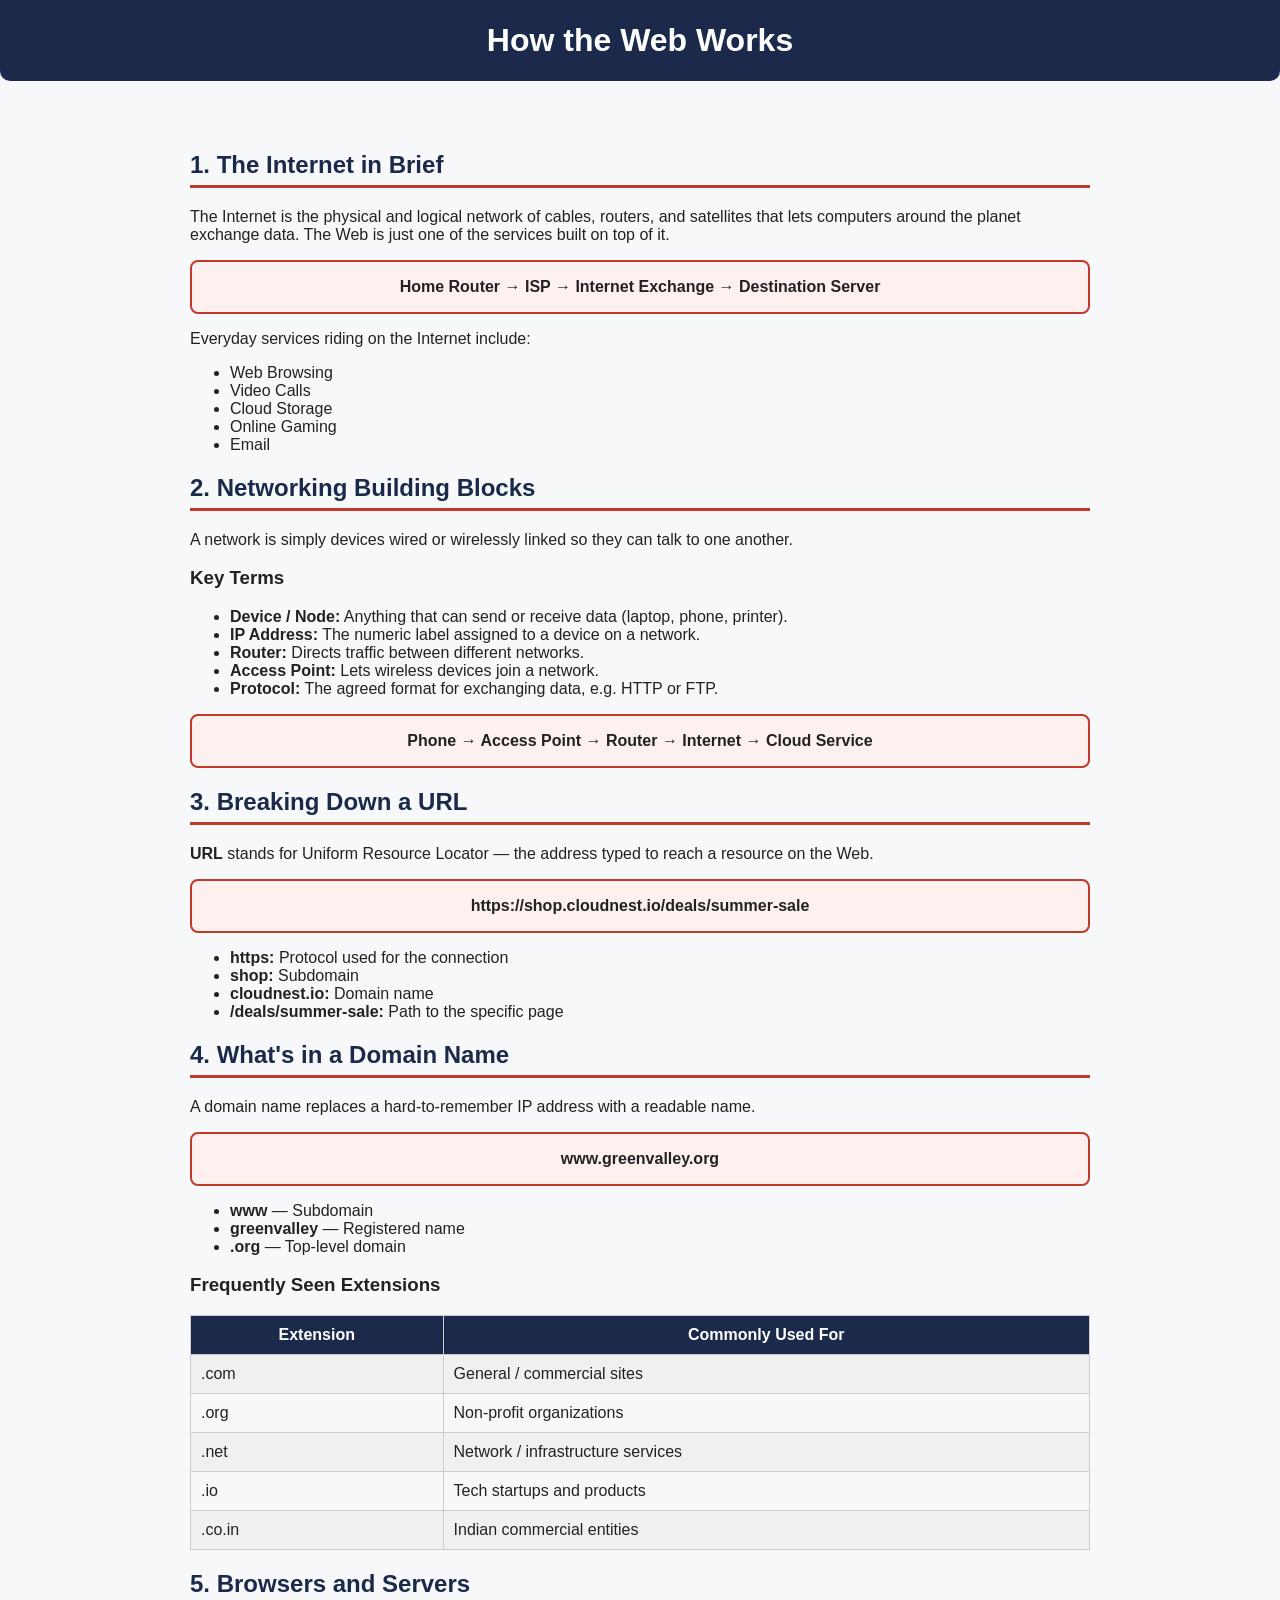
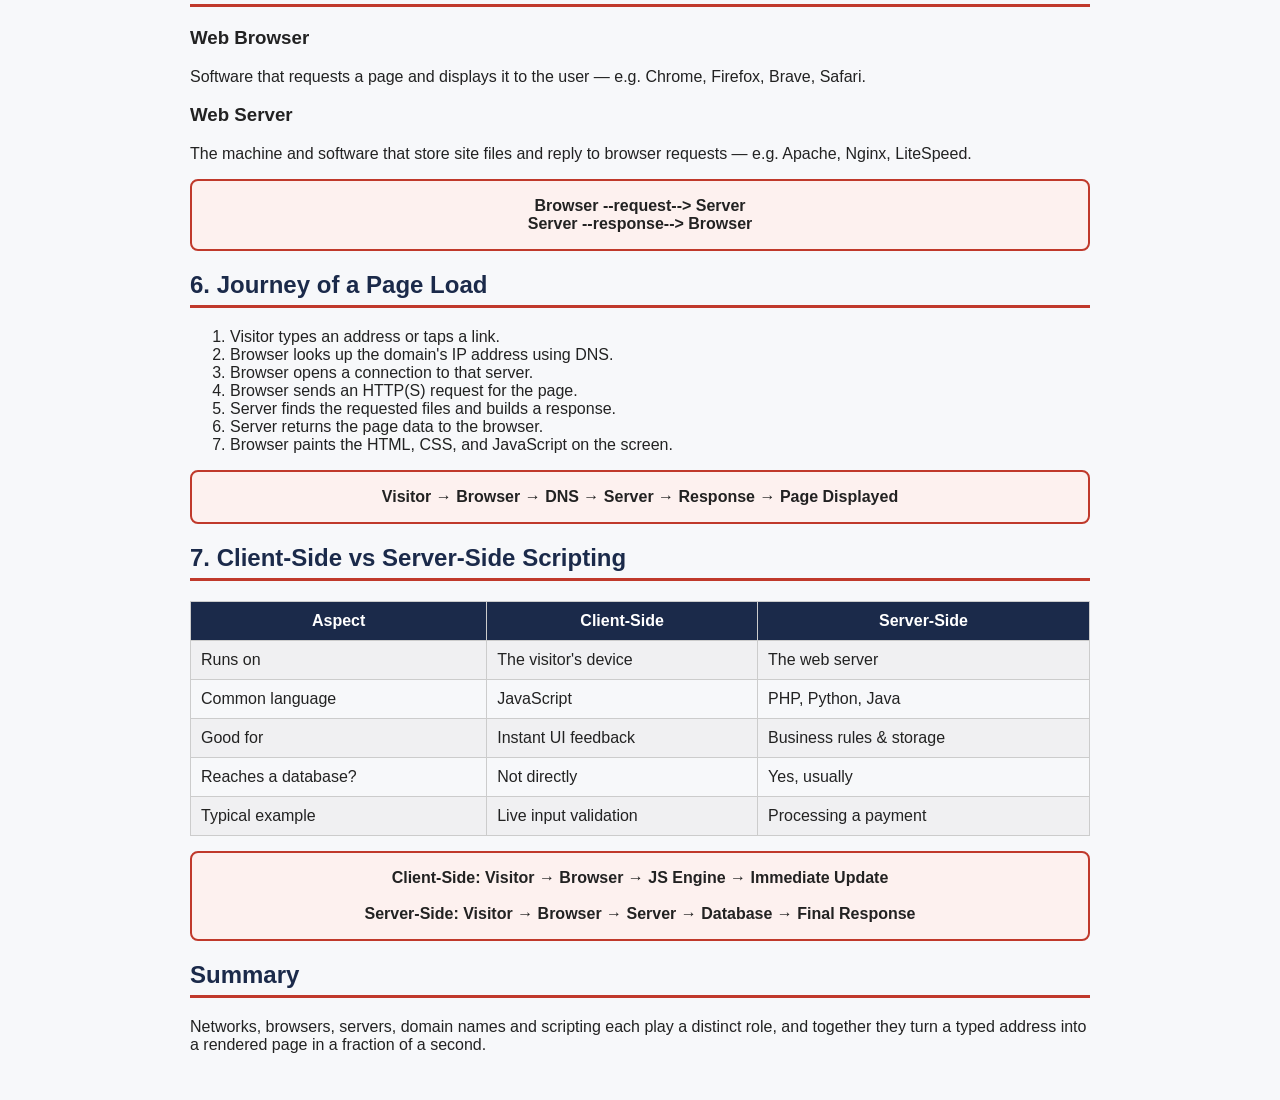
<file: q1/index.html>
<!DOCTYPE html>
<html>
<head>
<meta charset="UTF-8">
<title>How the Web Works</title>
<style>
body {
  font-family: 'Trebuchet MS', Arial, sans-serif;
  margin: 0;
  background-color: #f7f8fa;
  color: #222;
}
.wrapper { max-width: 900px; margin: auto; padding: 30px; }
h1 {
  color: #ffffff;
  background-color: #1b2a4a;
  text-align: center;
  padding: 22px;
  margin: 0 0 20px 0;
  border-radius: 0 0 10px 10px;
}
h2 {
  color: #1b2a4a;
  border-bottom: 3px solid #c0392b;
  padding-bottom: 6px;
}
.box {
  border: 2px solid #c0392b;
  background-color: #fdf1ef;
  border-radius: 8px;
  padding: 16px;
  margin: 15px 0;
  text-align: center;
  font-weight: bold;
}
table { border-collapse: collapse; width: 100%; margin-top: 10px; }
th, td { border: 1px solid #ccc; padding: 10px; }
th { background-color: #1b2a4a; color: white; }
tr:nth-child(even) { background-color: #f0f0f2; }
</style>
</head>
<body>
<h1>How the Web Works</h1>
<div class="wrapper">

<h2>1. The Internet in Brief</h2>
<p>The Internet is the physical and logical network of cables, routers, and satellites that lets
computers around the planet exchange data. The Web is just one of the services built on top of it.</p>
<div class="box">Home Router &rarr; ISP &rarr; Internet Exchange &rarr; Destination Server</div>
<p>Everyday services riding on the Internet include:</p>
<ul>
  <li>Web Browsing</li>
  <li>Video Calls</li>
  <li>Cloud Storage</li>
  <li>Online Gaming</li>
  <li>Email</li>
</ul>

<h2>2. Networking Building Blocks</h2>
<p>A network is simply devices wired or wirelessly linked so they can talk to one another.</p>
<h3>Key Terms</h3>
<ul>
  <li><b>Device / Node:</b> Anything that can send or receive data (laptop, phone, printer).</li>
  <li><b>IP Address:</b> The numeric label assigned to a device on a network.</li>
  <li><b>Router:</b> Directs traffic between different networks.</li>
  <li><b>Access Point:</b> Lets wireless devices join a network.</li>
  <li><b>Protocol:</b> The agreed format for exchanging data, e.g. HTTP or FTP.</li>
</ul>
<div class="box">Phone &rarr; Access Point &rarr; Router &rarr; Internet &rarr; Cloud Service</div>

<h2>3. Breaking Down a URL</h2>
<p><b>URL</b> stands for Uniform Resource Locator &mdash; the address typed to reach a resource on the Web.</p>
<div class="box">https://shop.cloudnest.io/deals/summer-sale</div>
<ul>
  <li><b>https:</b> Protocol used for the connection</li>
  <li><b>shop:</b> Subdomain</li>
  <li><b>cloudnest.io:</b> Domain name</li>
  <li><b>/deals/summer-sale:</b> Path to the specific page</li>
</ul>

<h2>4. What's in a Domain Name</h2>
<p>A domain name replaces a hard-to-remember IP address with a readable name.</p>
<div class="box">www.greenvalley.org</div>
<ul>
  <li><b>www</b> &mdash; Subdomain</li>
  <li><b>greenvalley</b> &mdash; Registered name</li>
  <li><b>.org</b> &mdash; Top-level domain</li>
</ul>
<h3>Frequently Seen Extensions</h3>
<table>
<tr><th>Extension</th><th>Commonly Used For</th></tr>
<tr><td>.com</td><td>General / commercial sites</td></tr>
<tr><td>.org</td><td>Non-profit organizations</td></tr>
<tr><td>.net</td><td>Network / infrastructure services</td></tr>
<tr><td>.io</td><td>Tech startups and products</td></tr>
<tr><td>.co.in</td><td>Indian commercial entities</td></tr>
</table>

<h2>5. Browsers and Servers</h2>
<h3>Web Browser</h3>
<p>Software that requests a page and displays it to the user &mdash; e.g. Chrome, Firefox, Brave, Safari.</p>
<h3>Web Server</h3>
<p>The machine and software that store site files and reply to browser requests &mdash; e.g. Apache, Nginx, LiteSpeed.</p>
<div class="box">Browser --request--&gt; Server<br>Server --response--&gt; Browser</div>

<h2>6. Journey of a Page Load</h2>
<ol>
  <li>Visitor types an address or taps a link.</li>
  <li>Browser looks up the domain's IP address using DNS.</li>
  <li>Browser opens a connection to that server.</li>
  <li>Browser sends an HTTP(S) request for the page.</li>
  <li>Server finds the requested files and builds a response.</li>
  <li>Server returns the page data to the browser.</li>
  <li>Browser paints the HTML, CSS, and JavaScript on the screen.</li>
</ol>
<div class="box">Visitor &rarr; Browser &rarr; DNS &rarr; Server &rarr; Response &rarr; Page Displayed</div>

<h2>7. Client-Side vs Server-Side Scripting</h2>
<table>
<tr><th>Aspect</th><th>Client-Side</th><th>Server-Side</th></tr>
<tr><td>Runs on</td><td>The visitor's device</td><td>The web server</td></tr>
<tr><td>Common language</td><td>JavaScript</td><td>PHP, Python, Java</td></tr>
<tr><td>Good for</td><td>Instant UI feedback</td><td>Business rules & storage</td></tr>
<tr><td>Reaches a database?</td><td>Not directly</td><td>Yes, usually</td></tr>
<tr><td>Typical example</td><td>Live input validation</td><td>Processing a payment</td></tr>
</table>
<div class="box">
Client-Side: Visitor &rarr; Browser &rarr; JS Engine &rarr; Immediate Update<br><br>
Server-Side: Visitor &rarr; Browser &rarr; Server &rarr; Database &rarr; Final Response
</div>

<h2>Summary</h2>
<p>Networks, browsers, servers, domain names and scripting each play a distinct role, and together
they turn a typed address into a rendered page in a fraction of a second.</p>
</div>
</body>
</html>
</file>
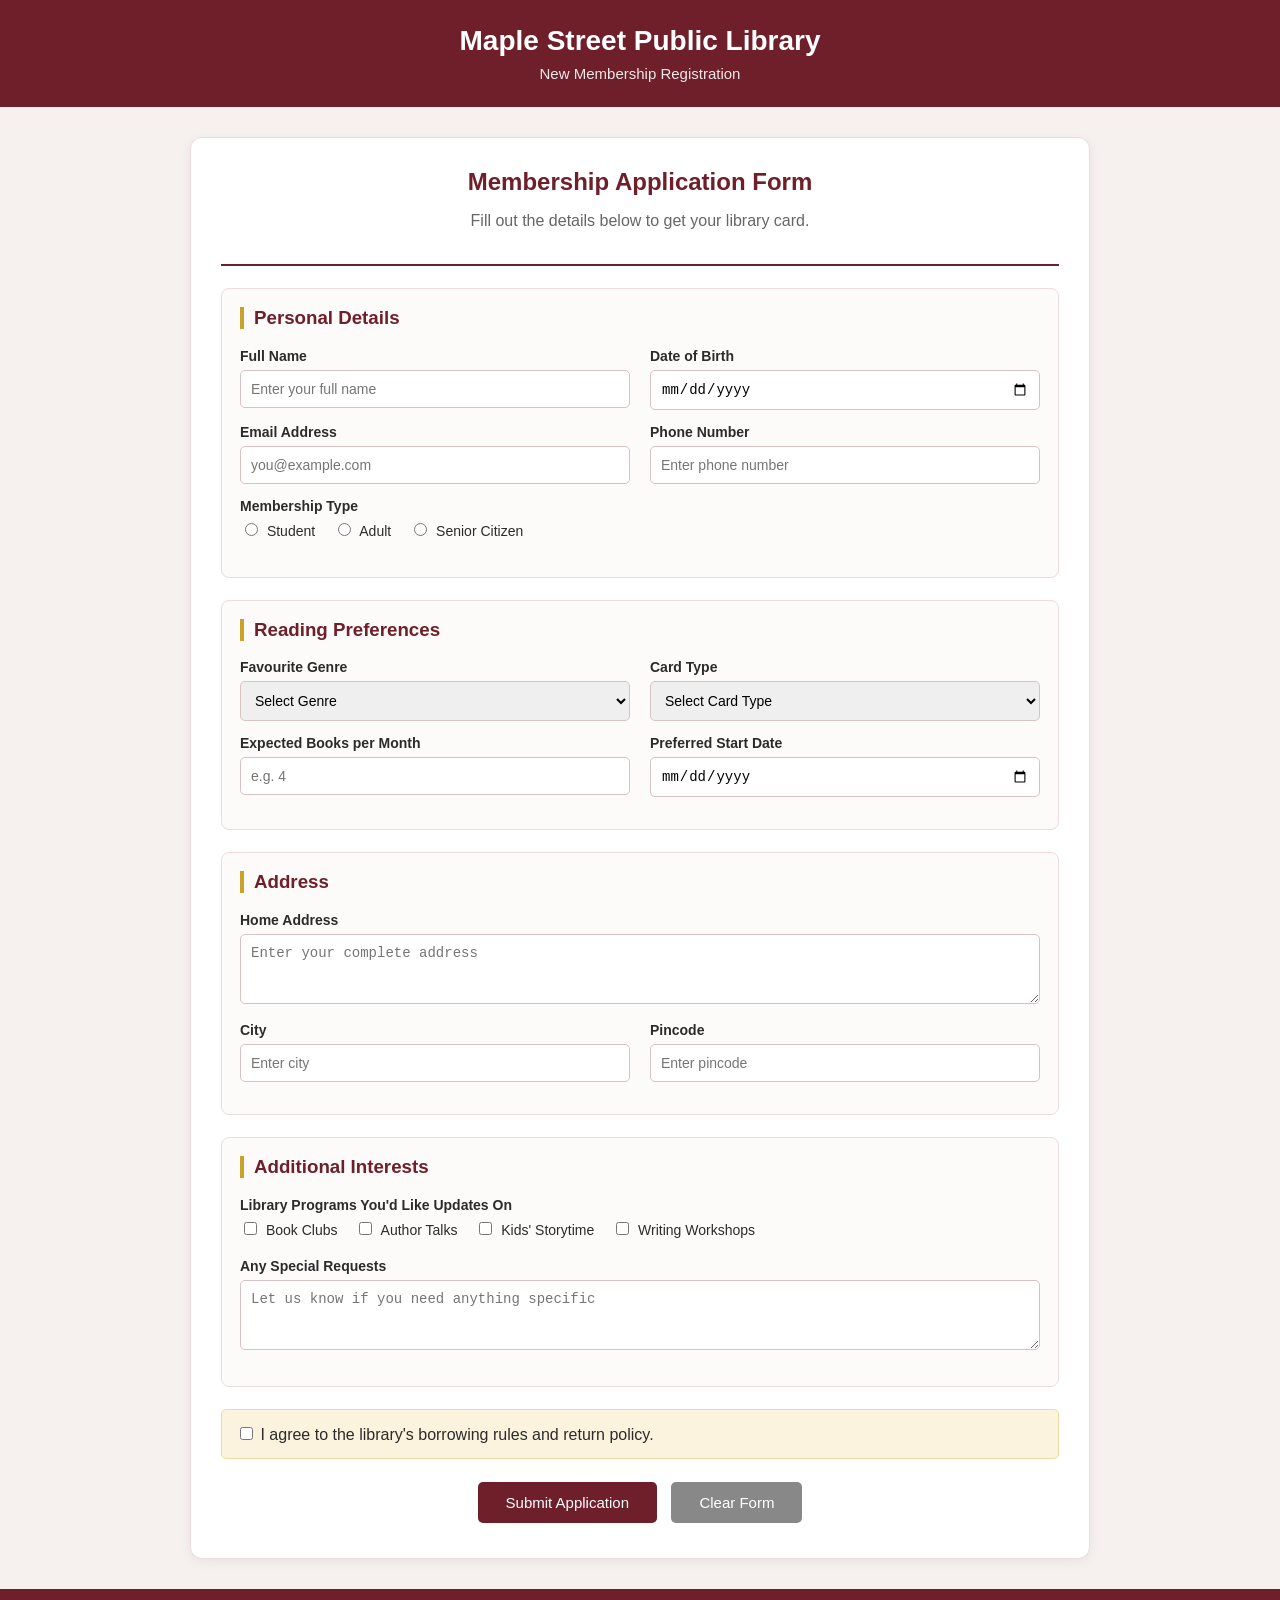
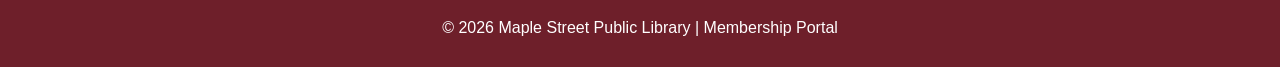
<file: q2/index.html>
<!DOCTYPE html>
<html lang="en">
<head>
<meta charset="UTF-8">
<meta name="viewport" content="width=device-width, initial-scale=1.0">
<title>Library Membership Registration</title>
<link rel="stylesheet" href="style.css">
</head>
<body>
<header>
  <h1>Maple Street Public Library</h1>
  <p>New Membership Registration</p>
</header>
<main class="container">
  <div class="form-header">
    <h2>Membership Application Form</h2>
    <p>Fill out the details below to get your library card.</p>
  </div>
  <form>
    <section>
      <h3>Personal Details</h3>
      <div class="row">
        <div class="field">
          <label for="name">Full Name</label>
          <input type="text" id="name" placeholder="Enter your full name" required>
        </div>
        <div class="field">
          <label for="dob">Date of Birth</label>
          <input type="date" id="dob" required>
        </div>
      </div>
      <div class="row">
        <div class="field">
          <label for="email">Email Address</label>
          <input type="email" id="email" placeholder="you@example.com" required>
        </div>
        <div class="field">
          <label for="phone">Phone Number</label>
          <input type="tel" id="phone" placeholder="Enter phone number" required>
        </div>
      </div>
      <div class="field">
        <label>Membership Type</label>
        <div class="options">
          <label><input type="radio" name="membership" value="student"> Student</label>
          <label><input type="radio" name="membership" value="adult"> Adult</label>
          <label><input type="radio" name="membership" value="senior"> Senior Citizen</label>
        </div>
      </div>
    </section>

    <section>
      <h3>Reading Preferences</h3>
      <div class="row">
        <div class="field">
          <label for="genre">Favourite Genre</label>
          <select id="genre" required>
            <option value="">Select Genre</option>
            <option>Fiction</option>
            <option>Science &amp; Technology</option>
            <option>History</option>
            <option>Biography</option>
            <option>Children's Books</option>
            <option>Comics &amp; Graphic Novels</option>
          </select>
        </div>
        <div class="field">
          <label for="cardType">Card Type</label>
          <select id="cardType" required>
            <option value="">Select Card Type</option>
            <option>Standard (5 books/month)</option>
            <option>Premium (15 books/month)</option>
            <option>Digital Only (e-books)</option>
          </select>
        </div>
      </div>
      <div class="row">
        <div class="field">
          <label for="booksPerMonth">Expected Books per Month</label>
          <input type="number" id="booksPerMonth" min="1" max="30" placeholder="e.g. 4">
        </div>
        <div class="field">
          <label for="joinDate">Preferred Start Date</label>
          <input type="date" id="joinDate">
        </div>
      </div>
    </section>

    <section>
      <h3>Address</h3>
      <div class="field">
        <label for="address">Home Address</label>
        <textarea id="address" rows="3" placeholder="Enter your complete address"></textarea>
      </div>
      <div class="row">
        <div class="field">
          <label for="city">City</label>
          <input type="text" id="city" placeholder="Enter city">
        </div>
        <div class="field">
          <label for="pincode">Pincode</label>
          <input type="number" id="pincode" placeholder="Enter pincode">
        </div>
      </div>
    </section>

    <section>
      <h3>Additional Interests</h3>
      <div class="field">
        <label>Library Programs You'd Like Updates On</label>
        <div class="options">
          <label><input type="checkbox" name="program"> Book Clubs</label>
          <label><input type="checkbox" name="program"> Author Talks</label>
          <label><input type="checkbox" name="program"> Kids' Storytime</label>
          <label><input type="checkbox" name="program"> Writing Workshops</label>
        </div>
      </div>
      <div class="field">
        <label for="notes">Any Special Requests</label>
        <textarea id="notes" rows="3" placeholder="Let us know if you need anything specific"></textarea>
      </div>
    </section>

    <div class="agreement">
      <label>
        <input type="checkbox" required>
        I agree to the library's borrowing rules and return policy.
      </label>
    </div>
    <div class="buttons">
      <button type="submit">Submit Application</button>
      <button type="reset" class="reset">Clear Form</button>
    </div>
  </form>
</main>
<footer>
  <p>&copy; 2026 Maple Street Public Library | Membership Portal</p>
</footer>
</body>
</html>
</file>
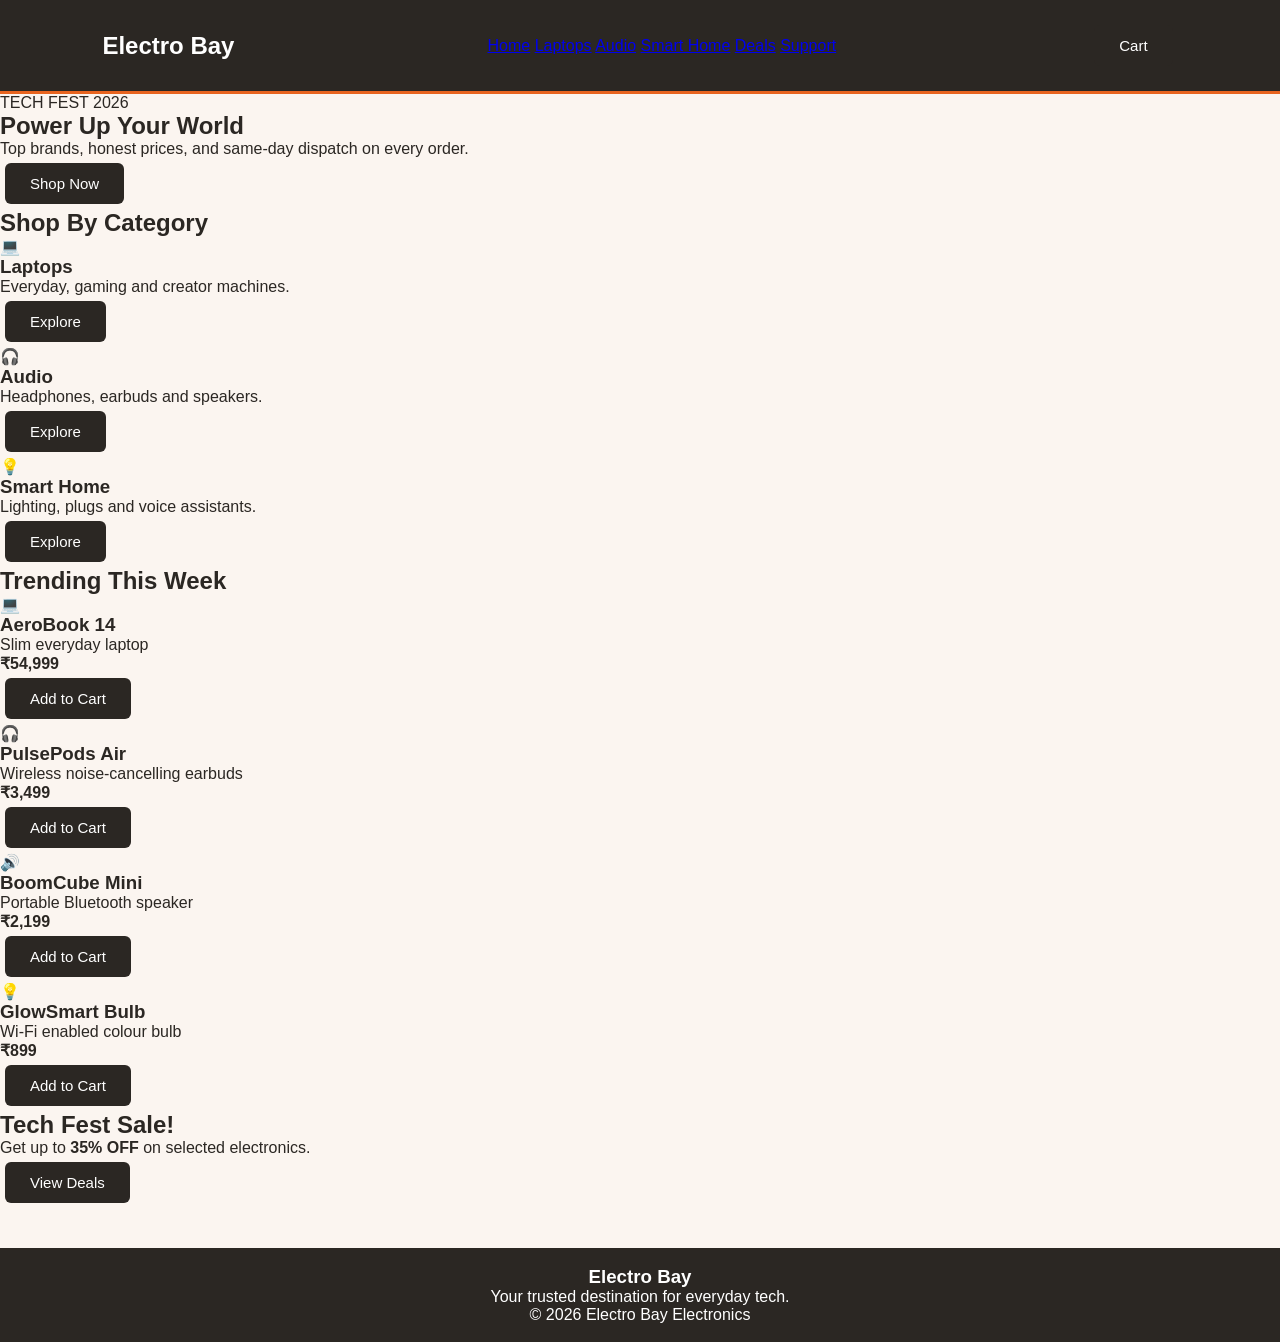
<file: q3/index.html>
<!DOCTYPE html>
<html lang="en">
<head>
<meta charset="UTF-8">
<meta name="viewport" content="width=device-width, initial-scale=1.0">
<title>Electro Bay - Electronics Store</title>
<link rel="stylesheet" href="style.css">
</head>
<body>
<header>
  <div class="logo">Electro Bay</div>
  <nav>
    <a href="#">Home</a>
    <a href="#">Laptops</a>
    <a href="#">Audio</a>
    <a href="#">Smart Home</a>
    <a href="#">Deals</a>
    <a href="#">Support</a>
  </nav>
  <button class="cart">Cart</button>
</header>

<section class="hero">
  <div class="hero-text">
    <p class="offer">TECH FEST 2026</p>
    <h1>Power Up Your World</h1>
    <p>Top brands, honest prices, and same-day dispatch on every order.</p>
    <button class="shop">Shop Now</button>
  </div>
</section>

<section class="categories">
  <h2>Shop By Category</h2>
  <div class="category-container">
    <div class="category">
      <div class="category-icon">&#128187;</div>
      <h3>Laptops</h3>
      <p>Everyday, gaming and creator machines.</p>
      <button>Explore</button>
    </div>
    <div class="category">
      <div class="category-icon">&#127911;</div>
      <h3>Audio</h3>
      <p>Headphones, earbuds and speakers.</p>
      <button>Explore</button>
    </div>
    <div class="category">
      <div class="category-icon">&#128161;</div>
      <h3>Smart Home</h3>
      <p>Lighting, plugs and voice assistants.</p>
      <button>Explore</button>
    </div>
  </div>
</section>

<section class="products">
  <h2>Trending This Week</h2>
  <div class="product-container">
    <div class="product">
      <div class="product-image laptop">&#128187;</div>
      <h3>AeroBook 14</h3>
      <p>Slim everyday laptop</p>
      <h4>&#8377;54,999</h4>
      <button>Add to Cart</button>
    </div>
    <div class="product">
      <div class="product-image earbuds">&#127911;</div>
      <h3>PulsePods Air</h3>
      <p>Wireless noise-cancelling earbuds</p>
      <h4>&#8377;3,499</h4>
      <button>Add to Cart</button>
    </div>
    <div class="product">
      <div class="product-image speaker">&#128266;</div>
      <h3>BoomCube Mini</h3>
      <p>Portable Bluetooth speaker</p>
      <h4>&#8377;2,199</h4>
      <button>Add to Cart</button>
    </div>
    <div class="product">
      <div class="product-image bulb">&#128161;</div>
      <h3>GlowSmart Bulb</h3>
      <p>Wi-Fi enabled colour bulb</p>
      <h4>&#8377;899</h4>
      <button>Add to Cart</button>
    </div>
  </div>
</section>

<section class="discount">
  <h2>Tech Fest Sale!</h2>
  <p>Get up to <strong>35% OFF</strong> on selected electronics.</p>
  <button>View Deals</button>
</section>

<footer>
  <h3>Electro Bay</h3>
  <p>Your trusted destination for everyday tech.</p>
  <p>&copy; 2026 Electro Bay Electronics</p>
</footer>
</body>
</html>
</file>
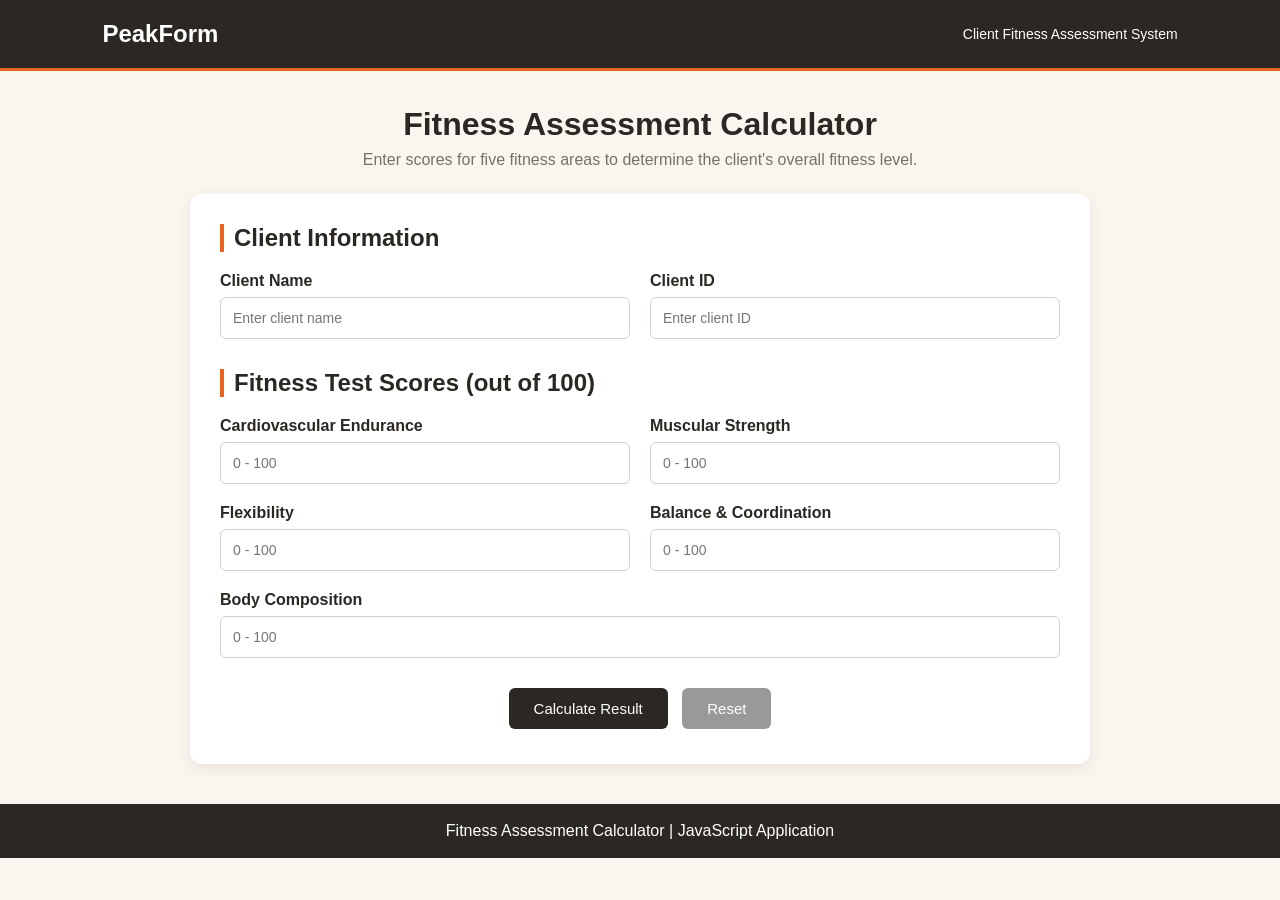
<file: q4/index.html>
<!DOCTYPE html>
<html lang="en">
<head>
<meta charset="UTF-8">
<meta name="viewport" content="width=device-width, initial-scale=1.0">
<title>Fitness Assessment Calculator</title>
<link rel="stylesheet" href="style.css">
</head>
<body>
<header>
  <div class="logo">PeakForm</div>
  <p>Client Fitness Assessment System</p>
</header>
<main class="container">
  <div class="title">
    <h1>Fitness Assessment Calculator</h1>
    <p>Enter scores for five fitness areas to determine the client's overall fitness level.</p>
  </div>

  <div class="card">
    <h2>Client Information</h2>
    <div class="emp-info">
      <div>
        <label for="clientName">Client Name</label>
        <input type="text" id="clientName" placeholder="Enter client name">
      </div>
      <div>
        <label for="clientId">Client ID</label>
        <input type="text" id="clientId" placeholder="Enter client ID">
      </div>
    </div>

    <h2>Fitness Test Scores (out of 100)</h2>
    <div class="subjects">
      <div class="subject">
        <label for="score1">Cardiovascular Endurance</label>
        <input type="number" id="score1" min="0" max="100" placeholder="0 - 100">
      </div>
      <div class="subject">
        <label for="score2">Muscular Strength</label>
        <input type="number" id="score2" min="0" max="100" placeholder="0 - 100">
      </div>
      <div class="subject">
        <label for="score3">Flexibility</label>
        <input type="number" id="score3" min="0" max="100" placeholder="0 - 100">
      </div>
      <div class="subject">
        <label for="score4">Balance & Coordination</label>
        <input type="number" id="score4" min="0" max="100" placeholder="0 - 100">
      </div>
      <div class="subject">
        <label for="score5">Body Composition</label>
        <input type="number" id="score5" min="0" max="100" placeholder="0 - 100">
      </div>
    </div>

    <div id="error"></div>
    <div class="buttons">
      <button onclick="calculateFitness()">Calculate Result</button>
      <button class="reset" onclick="resetForm()">Reset</button>
    </div>
  </div>

  <div class="result-card" id="result">
    <h2>Assessment Summary</h2>
    <div class="emp-result">
      <p>Client: <strong id="resultName">-</strong></p>
      <p>ID: <strong id="resultId">-</strong></p>
    </div>
    <div class="result-container">
      <div class="result-box">
        <span>Total Score</span>
        <strong id="total">0</strong>
        <small>/ 500</small>
      </div>
      <div class="result-box">
        <span>Average</span>
        <strong id="average">0</strong>
        <small>%</small>
      </div>
      <div class="result-box">
        <span>Fitness Level</span>
        <strong id="tier">-</strong>
      </div>
      <div class="result-box status-box">
        <span>Program Ready</span>
        <strong id="status">-</strong>
      </div>
    </div>
    <div class="bonus-amount">
      Recommended Program: <strong id="programName">-</strong>
    </div>
  </div>
</main>
<footer>
  <p>Fitness Assessment Calculator | JavaScript Application</p>
</footer>
<script src="script.js"></script>
</body>
</html>
</file>
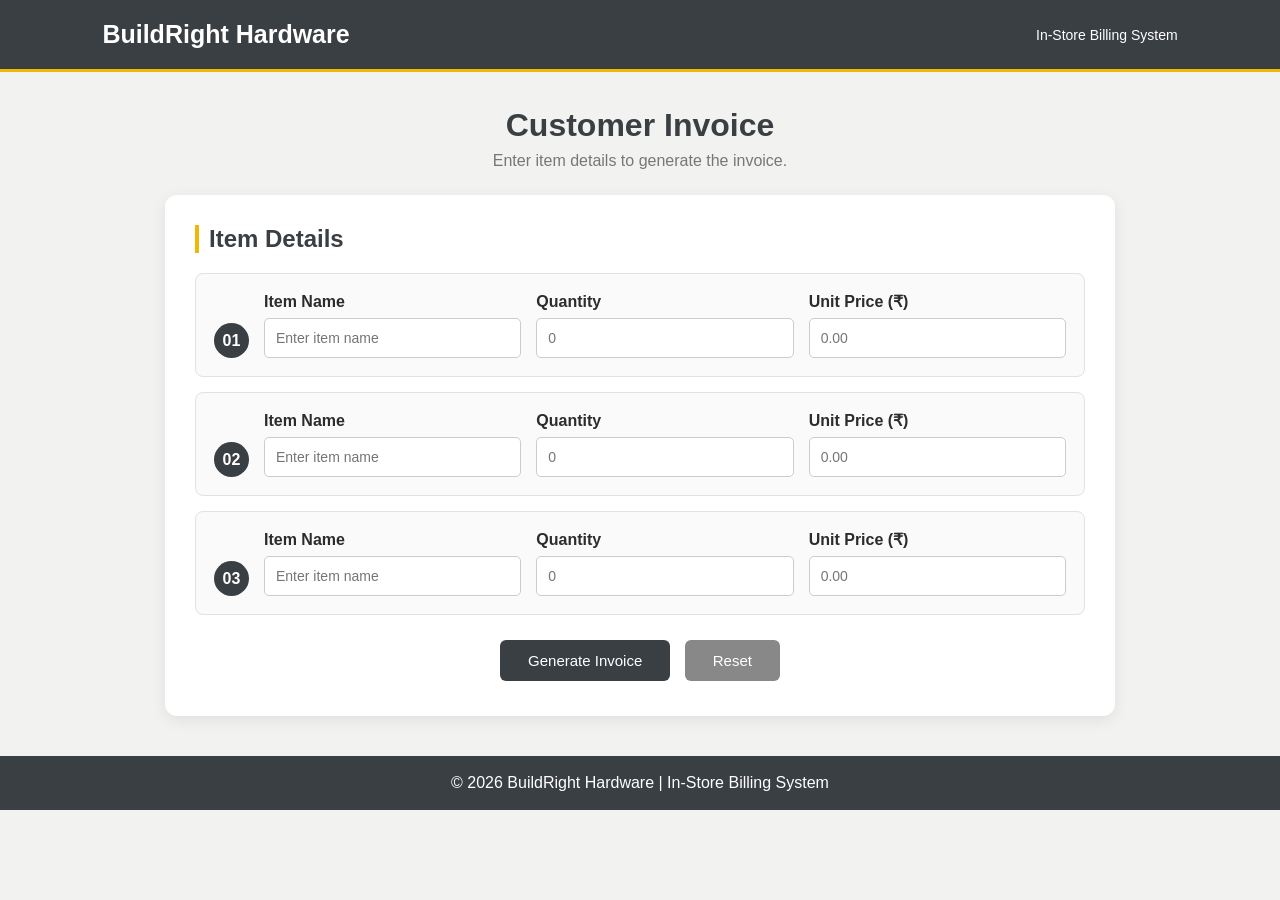
<file: q5/index.html>
<!DOCTYPE html>
<html lang="en">
<head>
<meta charset="UTF-8">
<meta name="viewport" content="width=device-width, initial-scale=1.0">
<title>Hardware Store Billing</title>
<link rel="stylesheet" href="style.css">
</head>
<body>
<header>
  <div class="logo">BuildRight Hardware</div>
  <p>In-Store Billing System</p>
</header>
<main class="container">
  <div class="title">
    <h1>Customer Invoice</h1>
    <p>Enter item details to generate the invoice.</p>
  </div>

  <div class="card">
    <h2>Item Details</h2>

    <div class="product">
      <div class="product-number">01</div>
      <div class="product-details">
        <label for="item1">Item Name</label>
        <input type="text" id="item1" placeholder="Enter item name">
      </div>
      <div class="product-details">
        <label for="qty1">Quantity</label>
        <input type="number" id="qty1" min="1" placeholder="0">
      </div>
      <div class="product-details">
        <label for="price1">Unit Price (&#8377;)</label>
        <input type="number" id="price1" min="0" step="0.01" placeholder="0.00">
      </div>
    </div>

    <div class="product">
      <div class="product-number">02</div>
      <div class="product-details">
        <label for="item2">Item Name</label>
        <input type="text" id="item2" placeholder="Enter item name">
      </div>
      <div class="product-details">
        <label for="qty2">Quantity</label>
        <input type="number" id="qty2" min="1" placeholder="0">
      </div>
      <div class="product-details">
        <label for="price2">Unit Price (&#8377;)</label>
        <input type="number" id="price2" min="0" step="0.01" placeholder="0.00">
      </div>
    </div>

    <div class="product">
      <div class="product-number">03</div>
      <div class="product-details">
        <label for="item3">Item Name</label>
        <input type="text" id="item3" placeholder="Enter item name">
      </div>
      <div class="product-details">
        <label for="qty3">Quantity</label>
        <input type="number" id="qty3" min="1" placeholder="0">
      </div>
      <div class="product-details">
        <label for="price3">Unit Price (&#8377;)</label>
        <input type="number" id="price3" min="0" step="0.01" placeholder="0.00">
      </div>
    </div>

    <div id="error"></div>
    <div class="buttons">
      <button onclick="generateInvoice()">Generate Invoice</button>
      <button class="reset" onclick="resetInvoice()">Reset</button>
    </div>
  </div>

  <div class="bill-card" id="bill">
    <div class="bill-heading">
      <h2>BuildRight Hardware</h2>
      <p>Customer Invoice</p>
    </div>
    <div class="bill-items">
      <div class="bill-row bill-header">
        <span>Item</span>
        <span>Qty</span>
        <span>Price</span>
        <span>Amount</span>
      </div>
      <div class="bill-row">
        <span id="billItem1">-</span>
        <span id="billQty1">0</span>
        <span>&#8377;<span id="billPrice1">0</span></span>
        <span>&#8377;<span id="amount1">0</span></span>
      </div>
      <div class="bill-row">
        <span id="billItem2">-</span>
        <span id="billQty2">0</span>
        <span>&#8377;<span id="billPrice2">0</span></span>
        <span>&#8377;<span id="amount2">0</span></span>
      </div>
      <div class="bill-row">
        <span id="billItem3">-</span>
        <span id="billQty3">0</span>
        <span>&#8377;<span id="billPrice3">0</span></span>
        <span>&#8377;<span id="amount3">0</span></span>
      </div>
    </div>
    <div class="summary">
      <p><span>Subtotal</span><strong>&#8377;<span id="total">0</span></strong></p>
      <p><span>Bulk Purchase Discount</span><strong>&#8377;<span id="discount">0</span></strong></p>
      <div class="final">
        <span>Amount Payable</span>
        <strong>&#8377;<span id="finalAmount">0</span></strong>
      </div>
    </div>
    <p class="thank-you">Thank you for shopping at BuildRight Hardware!</p>
  </div>
</main>
<footer>
  <p>&copy; 2026 BuildRight Hardware | In-Store Billing System</p>
</footer>
<script src="script.js"></script>
</body>
</html>
</file>
<file: q2/style.css>
* { box-sizing: border-box; }
body {
  margin: 0;
  font-family: 'Georgia', 'Segoe UI', Arial, sans-serif;
  background-color: #f6f0ef;
  color: #2b2b2b;
}
header {
  background-color: #6e1f2a;
  color: white;
  text-align: center;
  padding: 25px;
}
header h1 { margin: 0; font-size: 28px; }
header p { margin: 8px 0 0; font-size: 15px; opacity: 0.9; }

.container {
  width: 90%;
  max-width: 900px;
  margin: 30px auto;
  background-color: white;
  padding: 30px;
  border: 1px solid #ecdcdc;
  border-radius: 12px;
  box-shadow: 0 3px 12px rgba(0,0,0,0.06);
}
.form-header {
  text-align: center;
  border-bottom: 2px solid #6e1f2a;
  padding-bottom: 18px;
  margin-bottom: 22px;
}
.form-header h2 { margin: 0; color: #6e1f2a; font-size: 24px; }
.form-header p { color: #666; }

section {
  margin-bottom: 22px;
  padding: 18px;
  border: 1px solid #ecdcdc;
  border-radius: 8px;
  background-color: #fdfafa;
}
section h3 {
  margin-top: 0;
  color: #6e1f2a;
  border-left: 4px solid #c9a227;
  padding-left: 10px;
}
.row { display: flex; gap: 20px; }
.field { flex: 1; margin-bottom: 14px; }
.field label { display: block; font-weight: bold; margin-bottom: 6px; font-size: 14px; }

input[type="text"], input[type="email"], input[type="tel"], input[type="number"],
input[type="date"], select, textarea {
  width: 100%;
  padding: 10px;
  border: 1px solid #d9c2c2;
  border-radius: 5px;
  font-size: 14px;
}
input:focus, select:focus, textarea:focus {
  outline: none;
  border-color: #6e1f2a;
}
.options { display: flex; gap: 18px; flex-wrap: wrap; }
.options label { font-weight: normal; }
.options input { margin-right: 5px; }

.agreement {
  margin: 18px 0;
  padding: 14px;
  background-color: #fbf3de;
  border: 1px solid #ecdca4;
  border-radius: 5px;
}
.agreement label { font-weight: normal; }

.buttons { text-align: center; }
button {
  padding: 12px 28px;
  margin: 5px;
  border: none;
  border-radius: 5px;
  background-color: #6e1f2a;
  color: white;
  font-size: 15px;
  cursor: pointer;
}
button:hover { background-color: #531621; }
button.reset { background-color: #888; }
button.reset:hover { background-color: #666; }

footer {
  background-color: #6e1f2a;
  color: white;
  text-align: center;
  padding: 14px;
  margin-top: 30px;
}

@media screen and (max-width: 700px) {
  .container { width: 95%; padding: 15px; }
  .row { flex-direction: column; gap: 0; }
  header h1 { font-size: 22px; }
  section { padding: 14px; }
}
</file>
<file: q3/style.css>
* { box-sizing: border-box; margin: 0; padding: 0; }
body { font-family: Arial, sans-serif; background-color: #fbf5f0; color: #2b2723; }
header {
  background-color: #2b2723;
  color: white;
  padding: 20px 8%;
  display: flex;
  justify-content: space-between;
  align-items: center;
  border-bottom: 3px solid #e8641f;
}
.logo { font-size: 24px; font-weight: bold; }
header p { font-size: 14px; }
.container { width: 90%; max-width: 900px; margin: 35px auto; }
.title { text-align: center; margin-bottom: 25px; }
.title h1 { color: #2b2723; margin-bottom: 8px; }
.title p { color: #77706a; }

.card, .result-card {
  background-color: white;
  padding: 30px;
  border-radius: 12px;
  box-shadow: 0 4px 15px rgba(0,0,0,0.08);
  margin-bottom: 25px;
}
.card h2, .result-card h2 {
  color: #2b2723;
  margin-bottom: 20px;
  border-left: 4px solid #e8641f;
  padding-left: 10px;
}
.emp-info { display: flex; gap: 20px; margin-bottom: 30px; }
.emp-info > div { flex: 1; }
label { display: block; font-weight: bold; margin-bottom: 7px; }
input {
  width: 100%;
  padding: 12px;
  border: 1px solid #d8d0c8;
  border-radius: 6px;
  font-size: 14px;
}
input:focus { outline: none; border-color: #e8641f; box-shadow: 0 0 4px rgba(232,100,31,0.3); }
.subjects { display: flex; flex-wrap: wrap; gap: 20px; }
.subjects .subject { flex: 1 1 45%; }
.buttons { text-align: center; margin-top: 25px; }
button {
  padding: 12px 25px;
  border: none;
  border-radius: 6px;
  background-color: #2b2723;
  color: white;
  font-size: 15px;
  cursor: pointer;
  margin: 5px;
}
button:hover { background-color: #171512; }
button.reset { background-color: #999; }
button.reset:hover { background-color: #777; }
#error { color: #c0392b; text-align: center; margin-top: 15px; font-weight: bold; }

.result-card { display: none; }
.emp-result {
  background-color: #fbf5f0;
  padding: 15px;
  border-radius: 6px;
  margin-bottom: 20px;
  display: flex;
  justify-content: space-between;
}
.result-container { display: flex; flex-wrap: wrap; gap: 15px; }
.result-container .result-box { flex: 1 1 20%; }
.result-box {
  background-color: #fdece0;
  border: 1px solid #f6cfae;
  border-radius: 8px;
  padding: 20px 10px;
  text-align: center;
}
.result-box span { display: block; color: #77706a; font-size: 14px; margin-bottom: 10px; }
.result-box strong { color: #2b2723; font-size: 26px; }
.result-box small { color: #77706a; }
.status-box strong { color: #198754; }
.bonus-amount {
  text-align: center;
  margin-top: 20px;
  padding: 16px;
  background-color: #eaf6ee;
  border-radius: 8px;
  font-size: 18px;
  color: #157347;
}
footer {
  background-color: #2b2723;
  color: white;
  text-align: center;
  padding: 18px;
  margin-top: 40px;
}
@media screen and (max-width: 700px) {
  header { flex-direction: column; gap: 8px; text-align: center; }
  .emp-info, .subjects { flex-direction: column; }
  .result-container .result-box { flex: 1 1 45%; }
  .emp-result { flex-direction: column; gap: 8px; }
}
</file>
<file: q4/style.css>
* { box-sizing: border-box; margin: 0; padding: 0; }
body { font-family: Arial, sans-serif; background-color: #fbf5f0; color: #2b2723; }
header {
  background-color: #2b2723;
  color: white;
  padding: 20px 8%;
  display: flex;
  justify-content: space-between;
  align-items: center;
  border-bottom: 3px solid #e8641f;
}
.logo { font-size: 24px; font-weight: bold; }
header p { font-size: 14px; }
.container { width: 90%; max-width: 900px; margin: 35px auto; }
.title { text-align: center; margin-bottom: 25px; }
.title h1 { color: #2b2723; margin-bottom: 8px; }
.title p { color: #77706a; }

.card, .result-card {
  background-color: white;
  padding: 30px;
  border-radius: 12px;
  box-shadow: 0 4px 15px rgba(0,0,0,0.08);
  margin-bottom: 25px;
}
.card h2, .result-card h2 {
  color: #2b2723;
  margin-bottom: 20px;
  border-left: 4px solid #e8641f;
  padding-left: 10px;
}
.emp-info { display: flex; gap: 20px; margin-bottom: 30px; }
.emp-info > div { flex: 1; }
label { display: block; font-weight: bold; margin-bottom: 7px; }
input {
  width: 100%;
  padding: 12px;
  border: 1px solid #d8d0c8;
  border-radius: 6px;
  font-size: 14px;
}
input:focus { outline: none; border-color: #e8641f; box-shadow: 0 0 4px rgba(232,100,31,0.3); }
.subjects { display: flex; flex-wrap: wrap; gap: 20px; }
.subjects .subject { flex: 1 1 45%; }
.buttons { text-align: center; margin-top: 25px; }
button {
  padding: 12px 25px;
  border: none;
  border-radius: 6px;
  background-color: #2b2723;
  color: white;
  font-size: 15px;
  cursor: pointer;
  margin: 5px;
}
button:hover { background-color: #171512; }
button.reset { background-color: #999; }
button.reset:hover { background-color: #777; }
#error { color: #c0392b; text-align: center; margin-top: 15px; font-weight: bold; }

.result-card { display: none; }
.emp-result {
  background-color: #fbf5f0;
  padding: 15px;
  border-radius: 6px;
  margin-bottom: 20px;
  display: flex;
  justify-content: space-between;
}
.result-container { display: flex; flex-wrap: wrap; gap: 15px; }
.result-container .result-box { flex: 1 1 20%; }
.result-box {
  background-color: #fdece0;
  border: 1px solid #f6cfae;
  border-radius: 8px;
  padding: 20px 10px;
  text-align: center;
}
.result-box span { display: block; color: #77706a; font-size: 14px; margin-bottom: 10px; }
.result-box strong { color: #2b2723; font-size: 26px; }
.result-box small { color: #77706a; }
.status-box strong { color: #198754; }
.bonus-amount {
  text-align: center;
  margin-top: 20px;
  padding: 16px;
  background-color: #eaf6ee;
  border-radius: 8px;
  font-size: 18px;
  color: #157347;
}
footer {
  background-color: #2b2723;
  color: white;
  text-align: center;
  padding: 18px;
  margin-top: 40px;
}
@media screen and (max-width: 700px) {
  header { flex-direction: column; gap: 8px; text-align: center; }
  .emp-info, .subjects { flex-direction: column; }
  .result-container .result-box { flex: 1 1 45%; }
  .emp-result { flex-direction: column; gap: 8px; }
}
</file>
<file: q5/style.css>
* { box-sizing: border-box; margin: 0; padding: 0; }
body { font-family: Arial, sans-serif; background-color: #f2f2f0; color: #2c2c2c; }
header {
  background-color: #3a3f44;
  color: white;
  padding: 20px 8%;
  display: flex;
  justify-content: space-between;
  align-items: center;
  border-bottom: 3px solid #f2b705;
}
.logo { font-size: 25px; font-weight: bold; }
header p { font-size: 14px; }
.container { width: 90%; max-width: 950px; margin: 35px auto; }
.title { text-align: center; margin-bottom: 25px; }
.title h1 { color: #3a3f44; margin-bottom: 8px; }
.title p { color: #777; }

.card, .bill-card {
  background-color: white;
  padding: 30px;
  border-radius: 12px;
  box-shadow: 0 4px 15px rgba(0,0,0,0.08);
  margin-bottom: 25px;
}
.card h2 {
  color: #3a3f44;
  margin-bottom: 20px;
  border-left: 4px solid #f2b705;
  padding-left: 10px;
}
.product {
  display: flex;
  gap: 15px;
  align-items: flex-end;
  padding: 18px;
  margin-bottom: 15px;
  background-color: #fafafa;
  border: 1px solid #e2e2e2;
  border-radius: 8px;
}
.product-number {
  background-color: #3a3f44;
  color: white;
  width: 35px;
  height: 35px;
  border-radius: 50%;
  display: flex;
  align-items: center;
  justify-content: center;
  font-weight: bold;
  flex: 0 0 35px;
}
.product-details { flex: 1; }
.product-details:first-of-type { flex: 2; }
.product-details label { display: block; font-weight: bold; margin-bottom: 7px; }
input {
  width: 100%;
  padding: 11px;
  border: 1px solid #ccc;
  border-radius: 5px;
  font-size: 14px;
}
input:focus { outline: none; border-color: #f2b705; }
#error { color: #c0392b; text-align: center; font-weight: bold; margin: 15px 0; }
.buttons { text-align: center; margin-top: 20px; }
button {
  padding: 12px 28px;
  border: none;
  border-radius: 6px;
  background-color: #3a3f44;
  color: white;
  font-size: 15px;
  cursor: pointer;
  margin: 5px;
}
button:hover { background-color: #24282b; }
button.reset { background-color: #888; }
button.reset:hover { background-color: #666; }

.bill-card { display: none; }
.bill-heading {
  text-align: center;
  border-bottom: 2px solid #3a3f44;
  padding-bottom: 15px;
  margin-bottom: 15px;
}
.bill-heading h2 { color: #3a3f44; font-size: 26px; }
.bill-heading p { color: #777; }
.bill-row {
  display: flex;
  padding: 13px 5px;
  border-bottom: 1px solid #eee;
}
.bill-row span { flex: 1; text-align: center; }
.bill-row span:first-child { flex: 2; text-align: left; }
.bill-header { background-color: #3a3f44; color: white; font-weight: bold; }
.summary { width: 340px; max-width: 100%; margin: 25px 0 0 auto; }
.summary p { display: flex; justify-content: space-between; padding: 8px 0; }
.final {
  display: flex;
  justify-content: space-between;
  background-color: #fdf3d3;
  color: #3a3f44;
  padding: 15px;
  margin-top: 10px;
  border-radius: 6px;
  font-size: 18px;
  font-weight: bold;
}
.thank-you { text-align: center; margin-top: 25px; color: #777; }
footer {
  background-color: #3a3f44;
  color: white;
  text-align: center;
  padding: 18px;
  margin-top: 40px;
}
@media screen and (max-width: 700px) {
  header { flex-direction: column; gap: 8px; text-align: center; }
  .product { flex-wrap: wrap; }
  .bill-row { font-size: 13px; }
}
</file>
